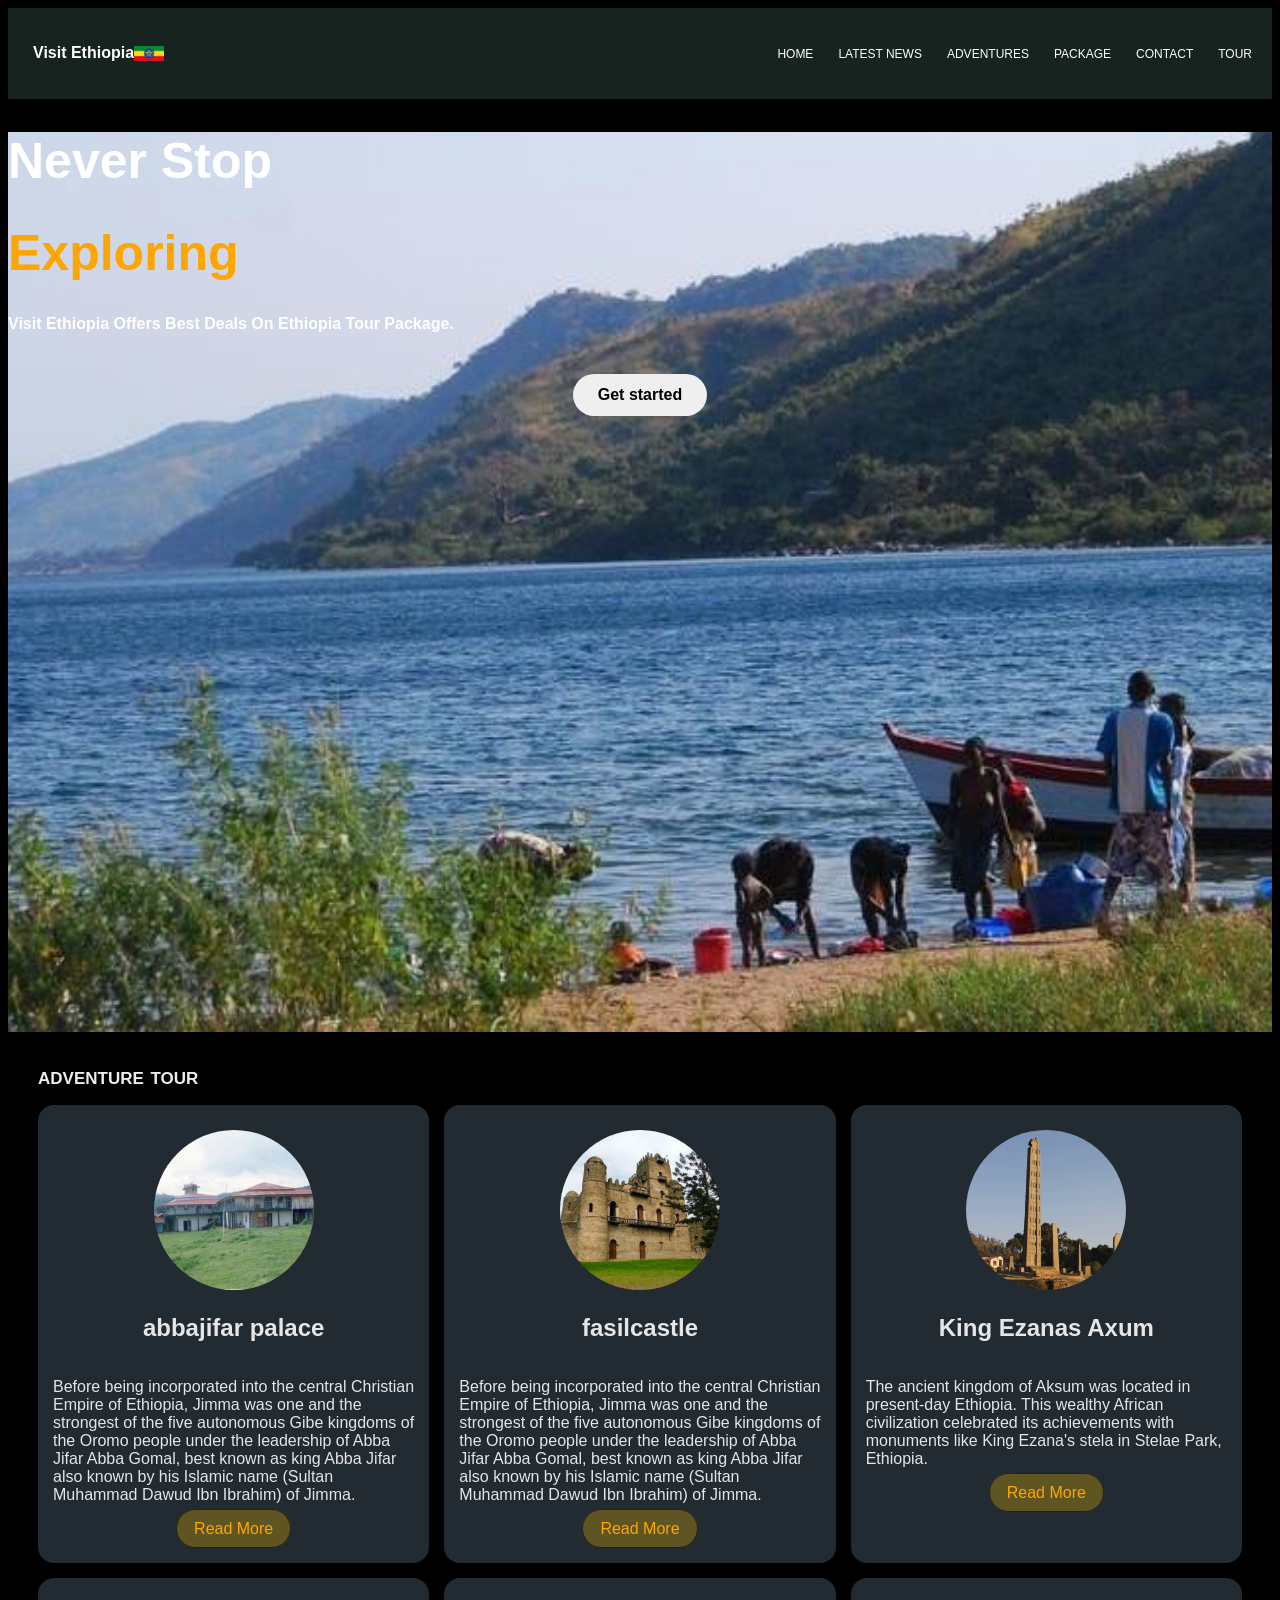
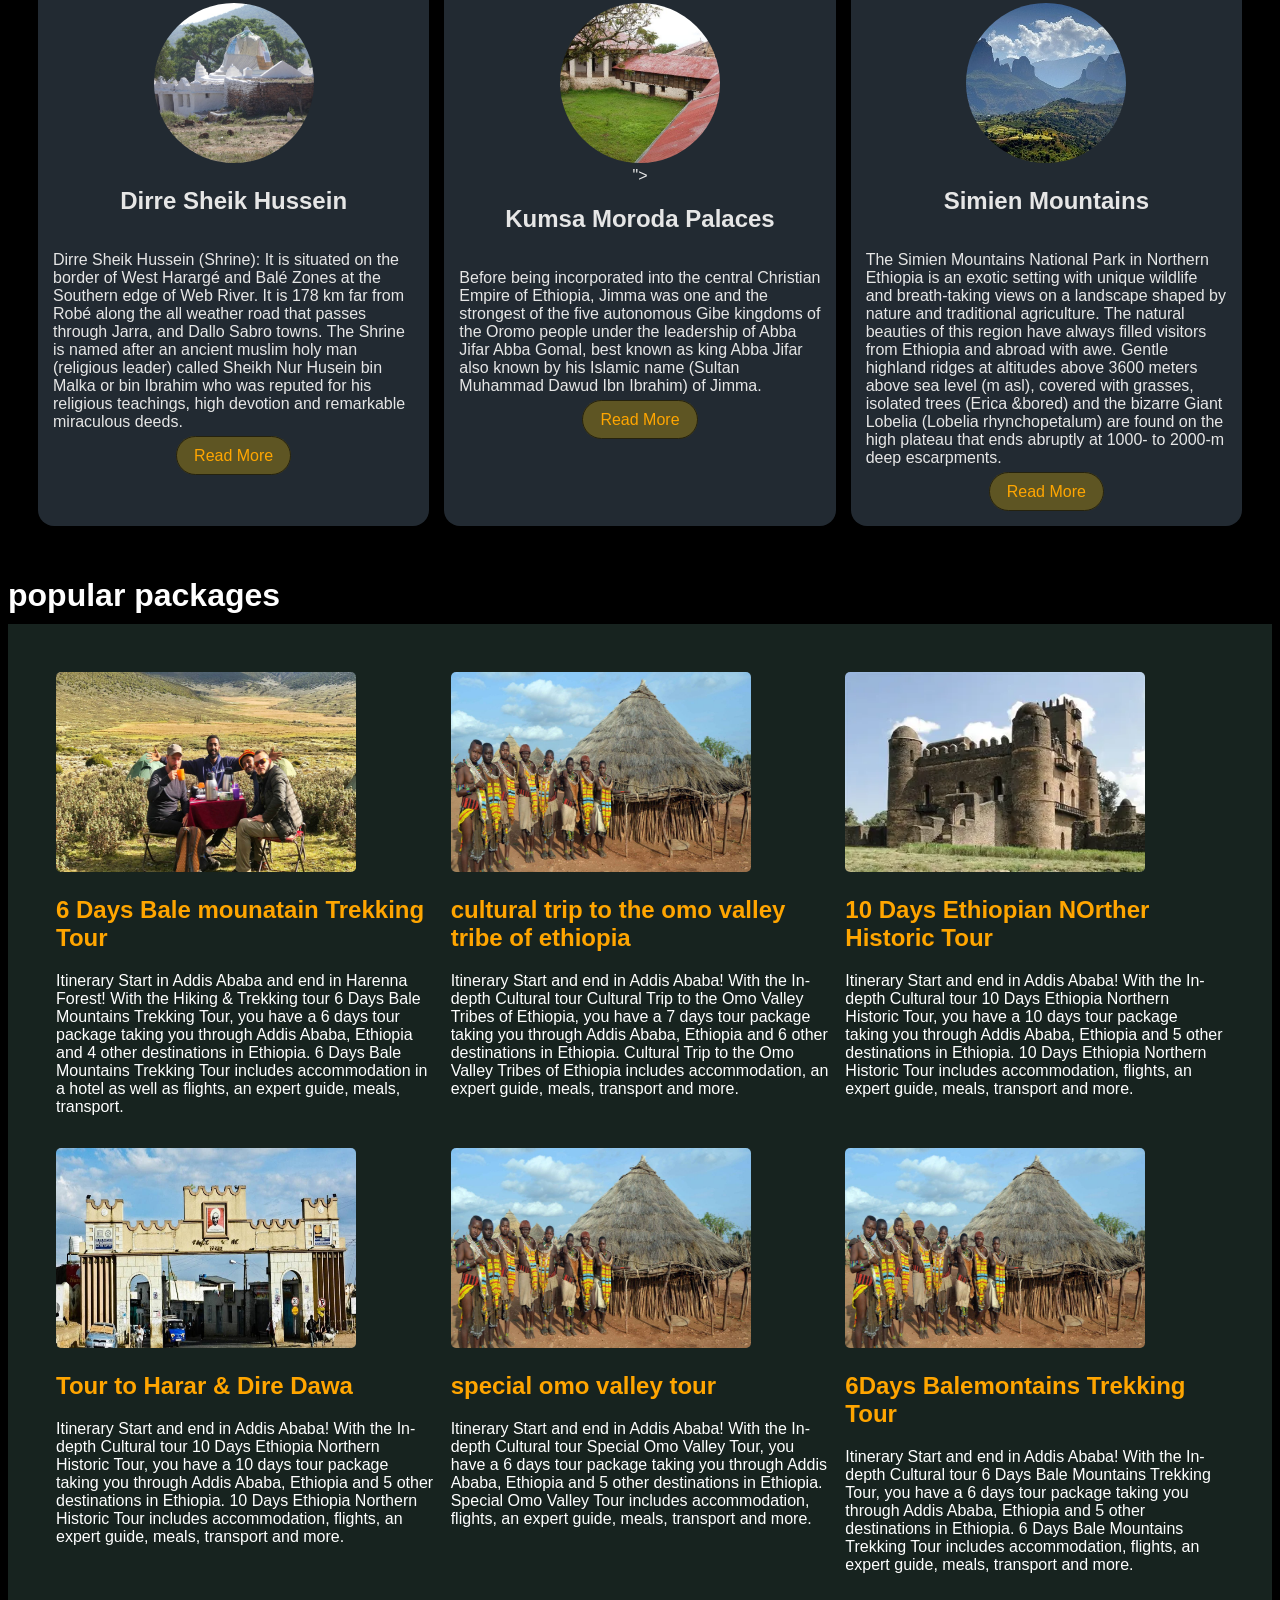
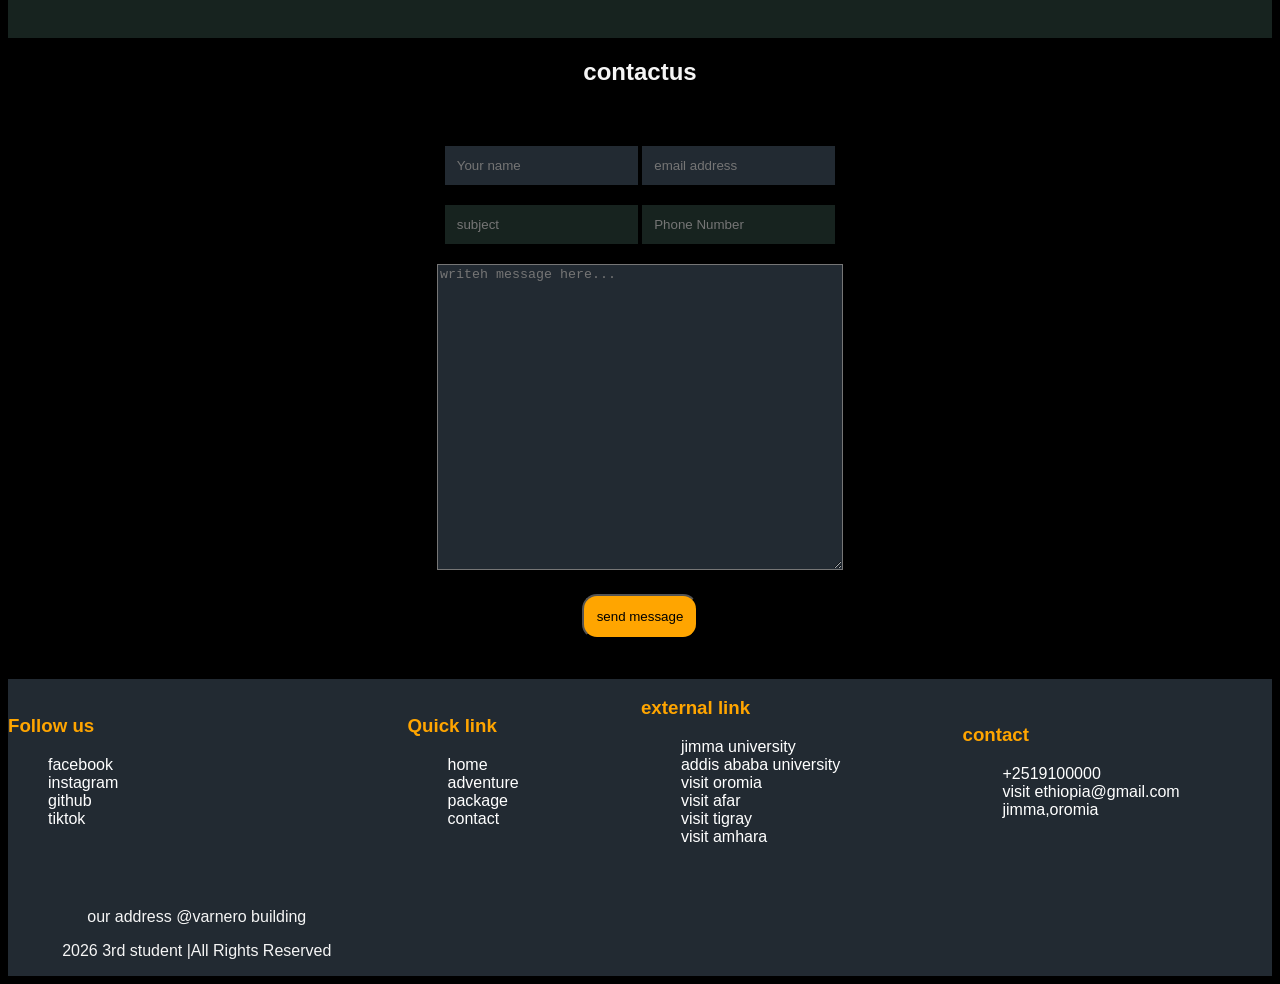
<file: asset/HTML/index.html>
<!DOCTYPE html>
<html lang="en">

<head>
    <meta charset="UTF-8">
    <meta name="viewport" content="width=device-width, initial-scale=1.0">
    <title>visit ethiopia</title>
    <link rel="stylesheet" href="../CSS/style.css">
</head>

<body>

    <div class="headercontainer">
        <div class="logocontainer">
            <h4>Visit Ethiopia</h4>

            <img src="../imges/flag.png" alt="Ethiopian flag">


        </div>
        <div class="navbar">
            <div class="togglebutton">
                <span></span>
                <span></span>
                <span></span>
            </div>
            <div class="submenubar">
                <ul>
                    <li><a href="">HOME</a></li>
                    <li><a href="">LATEST NEWS</a></li>
                    <li><a href="">ADVENTURES</a></li>
                    <li><a href="">PACKAGE</a></li>
                    <li><a href="">CONTACT</a></li>
                    <li><a href="">TOUR</a></li>
                </ul>
            </div>
        </div>
    </div>
    </div>
    <div class="firstpage">

        <div class="textcontainer">
            <h1> Never Stop</h1>
            <h1 class="exploring">Exploring</h1>
            <h4>Visit Ethiopia Offers Best Deals On Ethiopia Tour Package.</h4>
            <div class="buttoncontainer">
                <button type="button">Get started</button>
            </div>
        </div>
    </div>
    <div class="secondpage">
        <section class="adventurecontainer">

            <div class="aventuretourcontainer">
                <a href="">adventure tour</a>
            </div>
            <div class="adventureboxcontainer">
                <div class="adventureimagecontainer">
                    <img src="../imges/jimma abajifar new.jpg" alt="jimmaabajifar">

                </div>
                <div class="adventuretitlecontainer">
                    <h1>abbajifar palace</h1>
                </div>
                <div class="adventureparagraphcontainer">
                    <p>Before being incorporated into the central Christian Empire of Ethiopia, Jimma was one and the
                        strongest of the five autonomous Gibe kingdoms of the Oromo people under the leadership of Abba
                        Jifar Abba Gomal, best known as king Abba Jifar also known by his Islamic name (Sultan Muhammad
                        Dawud Ibn Ibrahim) of Jimma.

                    </p>

                </div>
                <div class="adventurereadmorecontainer">
                    <a href="">read more</a>
                </div>

            </div>
            <div class="adventureboxcontainer">
                <div class="adventureimagecontainer">
                    <img src="../imges/fasil castle.png" alt="fasilcastle">

                </div>
                <div class="adventuretitlecontainer">
                    <h1>fasilcastle</h1>
                </div>
                <div class="adventureparagraphcontainer">
                    <p>Before being incorporated into the central Christian Empire of Ethiopia, Jimma was one and the
                        strongest of the five autonomous Gibe kingdoms of the Oromo people under the leadership of Abba
                        Jifar Abba Gomal, best known as king Abba Jifar also known by his Islamic name (Sultan Muhammad
                        Dawud Ibn Ibrahim) of Jimma.

                    </p>

                </div>
                <div class="adventurereadmorecontainer">
                    <a href="">read more</a>
                </div>

            </div>
            <div class="adventureboxcontainer">
                <div class="adventureimagecontainer">
                    <img src="../imges/axum.png" alt="King Ezanas Axum
">

                </div>
                <div class="adventuretitlecontainer">
                    <h1>King Ezanas Axum
                    </h1>
                </div>
                <div class="adventureparagraphcontainer">
                    <p>The ancient kingdom of Aksum was located in present-day Ethiopia. This wealthy African
                        civilization
                        celebrated its achievements with monuments like King Ezana's stela in Stelae Park, Ethiopia.

                    </p>




                </div>
                <div class="adventurereadmorecontainer">
                    <a href="">read more</a>
                </div>


            </div>


            <div class="adventureboxcontainer">
                <div class="adventureimagecontainer">
                    <img src="../imges/Dirre sheik husen.png" alt="Dirre Sheik Hussein
">
                </div>


                <div class="adventuretitlecontainer">
                    <h1>Dirre Sheik Hussein
                    </h1>
                </div>
                <div class="adventureparagraphcontainer">
                    <p>Dirre Sheik Hussein (Shrine): It is situated on the border of West Harargé and Balé Zones at the
                        Southern edge of Web River. It is 178 km far from Robé along the all weather road that passes
                        through Jarra, and Dallo Sabro towns. The Shrine is named after an ancient muslim holy man
                        (religious leader) called Sheikh Nur Husein bin Malka or bin Ibrahim who was reputed for his
                        religious teachings, high devotion and remarkable miraculous deeds.



                    </p>

                </div>
                <div class="adventurereadmorecontainer">
                    <a href="">read more</a>
                </div>
            </div>

            <div class="adventureboxcontainer">
                <div class="adventureimagecontainer">
                    <img src="../imges/kumsa moroda image.jpg" alt="Kumsa Moroda Palaces">
                </div>


                ">


                <div class="adventuretitlecontainer">
                    <h1>Kumsa Moroda Palaces
                    </h1>
                </div>
                <div class="adventureparagraphcontainer">
                    <p>Before being incorporated into the central Christian Empire of Ethiopia, Jimma was one and the
                        strongest of the five autonomous Gibe kingdoms of the Oromo people under the leadership of Abba
                        Jifar Abba Gomal, best known as king Abba Jifar also known by his Islamic name (Sultan Muhammad
                        Dawud Ibn Ibrahim) of Jimma.

                    </p>

                </div>
                <div class="adventurereadmorecontainer">
                    <a href="">read more</a>
                </div>
            </div>
            <div class="adventureboxcontainer">
                <div class="adventureimagecontainer">
                    <img src="../imges/simenlandscape.png" alt="Simien Mountains">
                </div>
                <div class="adventuretitlecontainer">
                    <h1>Simien Mountains</h1>
                </div>
                <div class="adventureparagraphcontainer">
                    <p>
                        The Simien Mountains National Park in Northern Ethiopia is an exotic setting with unique
                        wildlife
                        and breath-taking views on a landscape shaped by nature and traditional agriculture. The natural
                        beauties of this region have always filled visitors from Ethiopia and abroad with awe. Gentle
                        highland ridges at altitudes above 3600 meters above sea level (m asl), covered with grasses,
                        isolated trees (Erica &bored) and the bizarre Giant Lobelia (Lobelia rhynchopetalum) are found
                        on
                        the high plateau that ends abruptly at 1000- to 2000-m deep escarpments.


                    </p>

                </div>
                <div class="adventurereadmorecontainer">
                    <a href="">read more</a>
                </div>
            </div>
    </div>
    </section>
    <div class="popularpackage">
        <div class="titlecontainer">
            <h1>popular packages</h1>
        </div>



        <div class="popularpackegecontainer">


            <div class="balemountaintourbox">
                <img src="../imges/baletour.png" alt="Balemontain tour">
                <h2>6 Days Bale mounatain Trekking Tour</h2>
                <p>Itinerary Start in Addis Ababa and end in Harenna Forest! With the Hiking & Trekking tour 6 Days Bale
                    Mountains Trekking Tour, you have a 6 days tour package taking you through Addis Ababa, Ethiopia and
                    4
                    other destinations in Ethiopia. 6 Days Bale Mountains Trekking Tour includes accommodation in a
                    hotel as
                    well as flights, an expert guide, meals, transport.

                </p>
            </div>

            <div class="omotribtourbox">
                <img src="../imges/omo valley.png" alt="omotribetour">
                <h2>cultural trip to the omo valley tribe of ethiopia</h2>
                <p>Itinerary Start and end in Addis Ababa! With the In-depth Cultural tour Cultural Trip to the Omo
                    Valley
                    Tribes of Ethiopia, you have a 7 days tour package taking you through Addis Ababa, Ethiopia and 6
                    other
                    destinations in Ethiopia. Cultural Trip to the Omo Valley Tribes of Ethiopia includes accommodation,
                    an
                    expert guide, meals, transport and more.

                </p>
            </div>

            <div class="gondertourbox">
                <img src="../imges/gonder.png" alt="Gonderfasil castle">
                <h2>10 Days Ethiopian NOrther Historic Tour</h2>
                <p>Itinerary Start and end in Addis Ababa! With the In-depth Cultural tour 10 Days Ethiopia Northern
                    Historic Tour, you have a 10 days tour package taking you through Addis Ababa, Ethiopia and 5 other
                    destinations in Ethiopia. 10 Days Ethiopia Northern Historic Tour includes accommodation, flights,
                    an
                    expert guide, meals, transport and more.

                </p>


            </div>

            <div class="Harartourbox">
                <img src="../imges/hararjegol.jpg" alt="Hararjegolbuilding">
                <h2>Tour to Harar & Dire Dawa
                </h2>
                <p>Itinerary Start and end in Addis Ababa! With the In-depth Cultural tour 10 Days Ethiopia Northern
                    Historic Tour, you have a 10 days tour package taking you through Addis Ababa, Ethiopia and 5 other
                    destinations in Ethiopia. 10 Days Ethiopia Northern Historic Tour includes accommodation, flights,
                    an
                    expert guide, meals, transport and more.



                </p>
            </div>

            <div class="specialomotourbox">
                <img src="../imges/omo valley.png" alt="special omo valley tour">
                <h2>special omo valley tour</h2>
                <p>Itinerary Start and end in Addis Ababa! With the In-depth Cultural tour Special Omo Valley Tour, you
                    have
                    a 6 days tour package taking you through Addis Ababa, Ethiopia and 5 other destinations in Ethiopia.
                    Special Omo Valley Tour includes accommodation, flights, an expert guide, meals, transport and more.

                </p>

            </div>

            <div class="baletrekingtour">
                <img src="../imges/omo valley.png" alt="baletrekkingtour">
                <h2>6Days Balemontains Trekking Tour</h2>
                <p>Itinerary Start and end in Addis Ababa! With the In-depth Cultural tour 6 Days Bale Mountains
                    Trekking
                    Tour, you have a 6 days tour package taking you through Addis Ababa, Ethiopia and 5 other
                    destinations
                    in Ethiopia. 6 Days Bale Mountains Trekking Tour includes accommodation, flights, an expert guide,
                    meals, transport and more.



                </p>

            </div>
        </div>


    </div>
    <section class="contact us">
        <div class="heading">
            <h1>contactus</h1>
        </div>


        <form class="contact form">

            <div class="contactuscontainer1">
                <input type="text" placeholder="Your name">
                <input type="email" name="email" id="email" placeholder="email address">

            </div>
            <div class="contactuscontainer2">
                <input type="text" name="subject" id="subject" placeholder="subject">
                <input type="tel" name="phonenumber" id="phonenumber" placeholder="Phone Number">
            </div>
            <div class="writemessagecontainer">
                <textarea name="writemessage" id="writemessage here.. " row="10 cols=25"
                    placeholder="writeh message here..." class="textrarea"></textarea>
            </div>
            <div class="sendmessage">
                <input type="button" value="send message" class="button">
            </div>




        </form>
    </section>
    <footer>

        <div class="footer">
            <div class="footerbox">
                <div class="titlecontainer">
                    <h3>Follow us</h3>
                </div>
                <div class="lists">
                    <ul>
                        <li><a href="facebook">facebook</a></li>
                        <li><a href="instagram">instagram</a></li>
                        <li><a href="github">github</a></li>
                        <li><a href="Tiktok">tiktok</a></li>
                    </ul>
                </div>
            </div>
            <div class="footerbox">
                <div class="titlecontainer">
                    <h3>Quick link</h3>
                </div>
                <div class="lists">

                    <ul>
                        <li><a href="#home">home</a></li>
                        <li><a href="#adventure">adventure</a></li>
                        <li><a href="#package">package</a></li>
                        <li><a href="#contact">contact</a></li>
                    </ul>
                </div>
            </div>
            <div class="footerbox">
                <div class="titlecontainer">
                    <h3>external link</h3>
                </div>
                <div class="lists">
                    <ul>
                        <li><a href="#jimma university">jimma university</a></li>
                        <li><a href="#addis ababa university">addis ababa university</a>
                        <li><a href="#visit oromia">visit oromia</a></li>
                        <li><a href="#visit afar">visit afar</a></li>
                        <li><a href="#vivit tigray">visit tigray</a></li>
                        <li><a href="#vivit amhara">visit amhara</a></li>
                    </ul>
                </div>
            </div>
            <div class="footerbox">
                <div class="titlecontainer">
                    <h3>contact</h3>
                </div>
                <div class="lists">
                    <ul>
                        <li><a href="#phone">+2519100000</a></li>
                        <li><a href="#visit email">visit ethiopia@gmail.com</a></li>
                        <li><a href="#jimma oromia">jimma,oromia</a></li>
                    </ul>
                </div>
            </div>
            <div class="footertext">
                <p>our address @varnero building</p>
                <p>2026 3rd student |All Rights Reserved</p>
            </div>

        </div>
    </footer>
    </div>


</body>

</html>
</file>
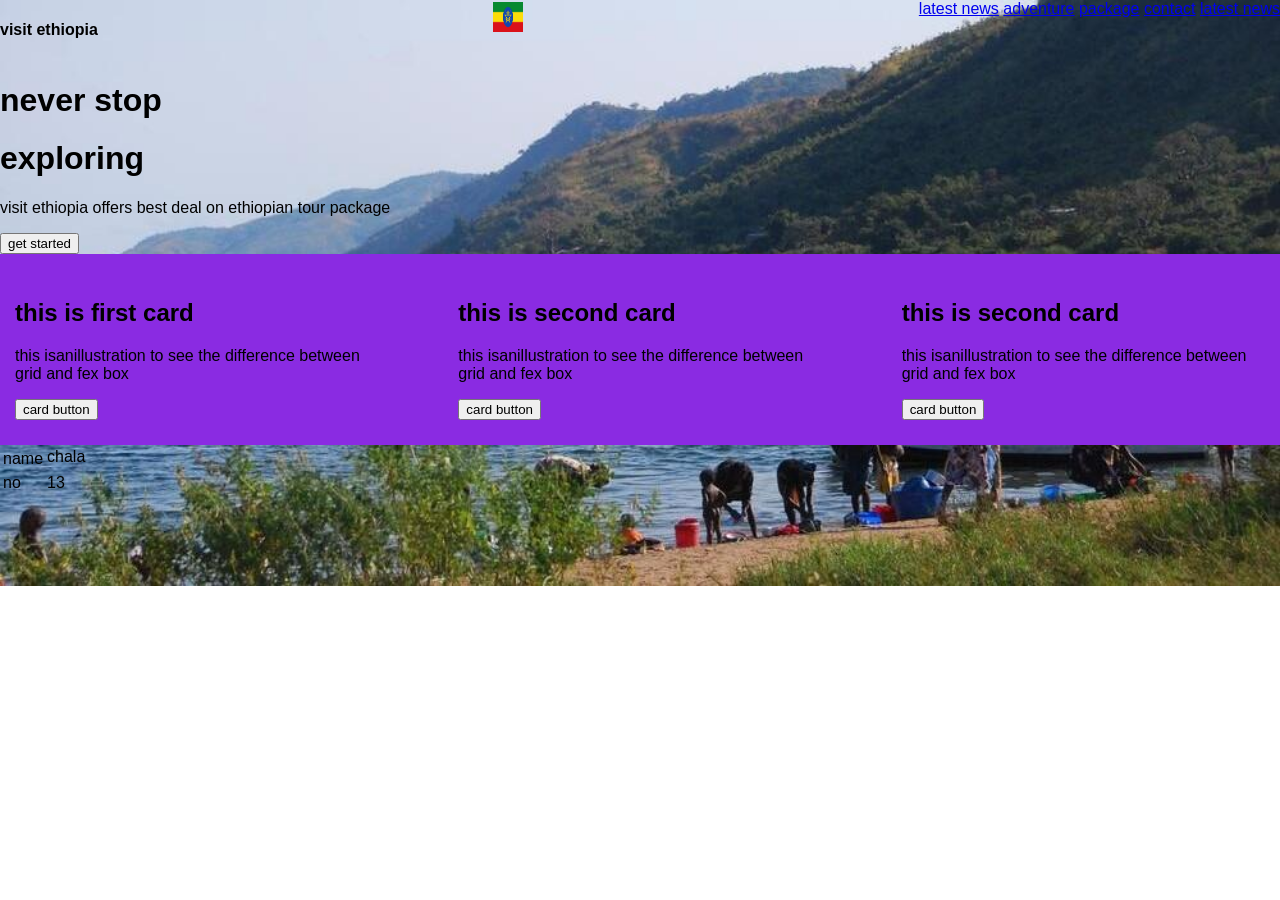
<file: asset/HTML/practice.html>
<!DOCTYPE html>
<html lang="en">
<head>
    <meta charset="UTF-8">
    <meta name="viewport" content="width=device-width, initial-scale=1.0">
    <title>visitt ethiopia practice</title>
    <link rel="stylesheet" href="./practice.css">
</head>
<body>
    <div class="logocontainer">
        <h4>visit ethiopia</h4>
        <img src="../imges/flag.png" alt="ethiopian flag">
        <header>
        <div class="navcontainer">
            <a href="#home">latest news</a>
            <a href="#adventures">adventure</a>
            <a href="#package">package</a>
            <a href="contact">contact</a>
            <a href="#latest news">latest news</a>

        </div>

    </div>
    </header>
    <main>
        <div class="text">
            <h1>never stop</h1>
            <div class="exploring">
                <h1>exploring</h1>
            </div>
            <p>visit ethiopia offers best deal on ethiopian tour package</p>
        </div>
        <div class="buttoncontainer">
            
                <button type="button">get started</button>
            
        </div>
        <div class="boxes">
            <div class="box1">
                <h2>this is first card</h2>
                <p>this isanillustration to see the difference between grid and fex box
                    
                </p>
                <div class="button">
                        <button>card button</button>
                    </div>
                
            </div>
            <div class="box2">
                <h2>this is second card</h2>
                
                <p>this isanillustration to see the difference between grid and fex box
                    
                </p>
                <div class="button2">
                        <button>card button</button>
                    </div>
            </div>
            
            <div class="box3">
                <h2>this is second card</h2>
                
                <p>this isanillustration to see the difference between grid and fex box
                    
                </p>
                <div class="button3">
                        <button>card button</button>
                    </div>
            </div>
        </div>
    </main>
    
    <table>
        <tr>
            <td rowspan="2">name</td>
            <td>chala</td>
        </tr>
        <tr>
            <td></td>
        </tr>
        <tr>
            <td>no</td>
            <td>13</td>
        </tr>
    </table>
    
</body>
</html>
</file>
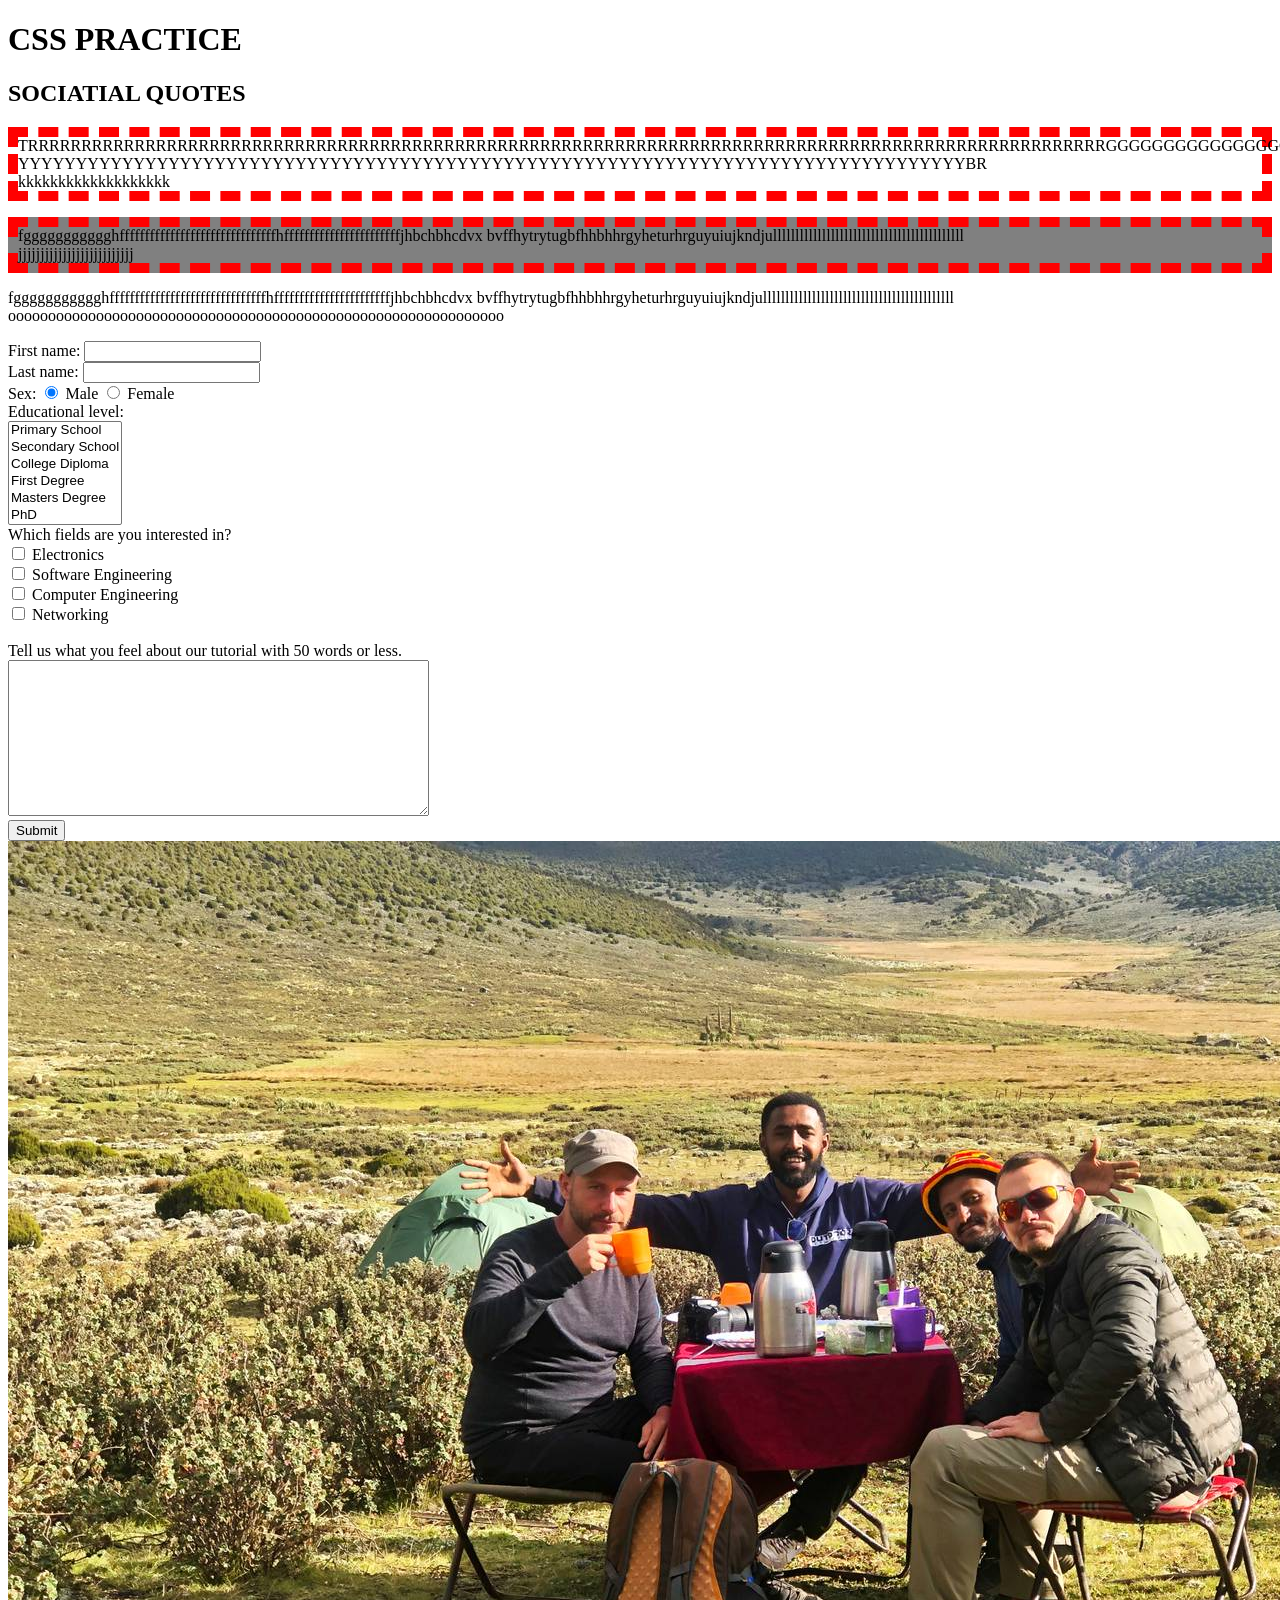
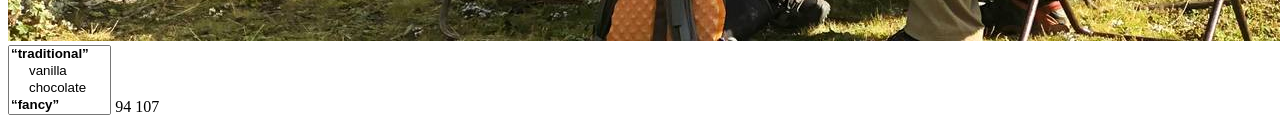
<file: asset/HTML/table.html>
<!DOCTYPE html>
<html lang="en">
<head>
    <meta charset="UTF-8">
    <meta name="viewport" content="width=device-width, initial-scale=1.0">
    <title>Document</title>
    <link rel="stylesheet" href="./table.css">
</head>

<body><div class="divall"></div>
    <div class="heading">
        <h1>CSS PRACTICE</h1>
    <h2>SOCIATIAL QUOTES</div>
    <div class="paragraph"> <P>TRRRRRRRRRRRRRRRRRRRRRRRRRRRRRRRRRRRRRRRRRRRRRRRRRRRRRRRRRRRRRRRRRRRRRRRRRRRRRRRRRRRRRRRRRRRRRRRRRRRRRGGGGGGGGGGGGGGGGGGGGGGGGGGGGGGGGGGGGGGGGGGGGGGGGGGGGGGGGGGGGGGGGGGGGGGGGGGGGGGGG
        YYYYYYYYYYYYYYYYYYYYYYYYYYYYYYYYYYYYYYYYYYYYYYYYYYYYYYYYYYYYYYYYYYYYYYYYYYYYYYYYYYBR
    <br>
    kkkkkkkkkkkkkkkkkkk
   </div>
   <div class="paragraph2">
    <p>fggggggggggghfffffffffffffffffffffffffffffffhfffffffffffffffffffffffjhbchbhcdvx
        bvffhytrytugbfhhbhhrgyheturhrguyuiujkndjulllllllllllllllllllllllllllllllllllllllllll
        <br>
        jjjjjjjjjjjjjjjjjjjjjjjjjj
    </p>
   </div>
   
   <div class="pharagraph3">
    <p>fggggggggggghfffffffffffffffffffffffffffffffhfffffffffffffffffffffffjhbchbhcdvx
        bvffhytrytugbfhhbhhrgyheturhrguyuiujkndjulllllllllllllllllllllllllllllllllllllllllll
        <br>
        oooooooooooooooooooooooooooooooooooooooooooooooooooooooooooooo
    </p>
   </div>
</div>

<form name="test" method="post">
First name: <input type="text" name="fname"> <br>
Last name: <input type="text" name="lname"> <br>
Sex: <input type="radio" name="sex" value="male" checked> Male
<input type="radio" name="sex" value="female"> Female
<br>
Educational level: <br>
<select name="education" size="6">
<option>Primary School</option> <option>Secondary School</option>
<option>College Diploma</option> <option>First Degree</option>
<option>Masters Degree</option> <option>PhD</option>
</select> <br>
Which fields are you interested in? <br>
<input type="checkbox" name=“choice1" value="Electronics"> Electronics <br>
<input type="checkbox" name=“choice2" value="Software Engineering"> Software Engineering <br>
<input type="checkbox" name=“choice3" value="Computer Engineering"> Computer Engineering <br>
<input type="checkbox" name=“choice4" value="Networking"> Networking
<br> <br>
Tell us what you feel about our tutorial with 50 words or less. <br>
<textarea name="comment" rows="10" cols="50"> </textarea> <br>
<input type="submit" name="submit">
<input type="image" src="../imges/baletour.png" alt="bale tour image of visit ethiopia website">
</form>
<select name=“icecream” multiple=“multiple”>
<optgroup label=“traditional”>
<option>vanilla</option>
<option>chocolate</option>
</optgroup>
<optgroup label=“fancy”>
<option>Super praline</option>
<option>Nut surprise</option>
<option>Candy corn</option>
</optgroup>
</select>
94
</body>
</html>
107
    
</body>
</html>
</file>
<file: asset/CSS/style.css>
body{

    font-family: Arial, Helvetica, sans-serif;
    background-color: black;

   }
   .firstpage{
    background-image: url(../imges/backgroundimage.png);
    
    background-repeat:no-repeat;
    background-size: cover;
    background-position: center;
    min-height: 100vh;
   }
   .secondpage{
    background-color:black;
    
   }

.headercontainer{
    display: flex;
    justify-content: space-between;
    align-items: center;
    background-color: #17231f;
    box-sizing: border-box;
     
}
.logocontainer h4{
    color: white;
}
.logocontainer img{
    width: 30px;
    height: 30px;
    object-fit: contain;


}
.logocontainer{
    display: flex;
    align-items: center;
    justify-content: flex-start;
    gap: 0px;
    padding: 15px 25px;
}
.navbar ul{
    color: white;
    display: flex;
    align-items: center;
    gap: 25px;
    list-style: none;
    margin: 0px;
    padding: 0;
    
    
}
.textcontainer h4{
    color: white;
}
.navbar ul a{
    color: white;
    font-size: 12px;
    text-decoration: none;
}
.navbar{
    margin-right: 20px;
}
.navbar .togglebutton span{
    width: 2rem;
    border: 1px solid grey;
    margin: 0.3rem;
    display: block;

}
.textcontainer h1{
    color: white;
    font-weight: bold;
    font-size:50px;
    
    
}
.textcontainer .exploring{
    margin-top: 0;

    color:orange
}
.buttoncontainer button{
    color: black;
    border-radius: 30px;
    border: none;
    font-size: 16px;
    margin-top: 20px;
    cursor: pointer;
    padding: 12px 25px;
    font-weight: bold;
}
.buttoncontainer button:hover{
    background-color: #e6b800;
}
.buttoncontainer{
    text-align: center;
    margin-top: 20px;
}
.navbar a:hover{
    color: orange}
    
/* Parent: arranges all three destination cards */
.adventurecontainer {

    display: grid;
    grid-template-columns: repeat(3, minmax(0, 1fr));
    gap: 15px;
    padding: 30px;
    box-sizing: border-box;
}

/* Adventure Tour heading spans the entire row */
.aventuretourcontainer {
    grid-column: 1 / -1;
    }

/* Each individual destination card */
.adventurecontainer .adventureboxcontainer {
    background-color: #222a32;
    color: hsl(0, 0%, 90%);
    border-radius: 1rem;
    overflow: hidden;
    display: flex;
    flex-direction: column;
    align-items: center;
    padding: 25px 15px;
    min-width: 0;
    box-sizing: border-box;
}
    
    
    
    
.aventuretourcontainer a{
    font-size: 1.5rem;
    color: hsl(0, 0%, 93%);
    text-decoration: none;
    font-variant: small-caps;
    font-weight: 700;
}   
    


.adventurecontainer .adventureboxcontainer .adventureimagecontainer img{

    width: 10rem;
    height: 10rem;
    border-radius: 50%;
    object-fit: cover;
    align-items: center;
}
.adventurereadmorecontainer a{
    font-size: 1rem;
    border: 1px solid hsla(0, 0%, 0%, 0.6);

    text-decoration: none;
    text-transform: capitalize;
    width: fit-content;
    background-color: hsla(48, 100%, 45%, 0.3);
    color: hsl(39, 100%, 50%);
    padding: 10px 17px;
    border-radius: 22px;
    align-items: center;


}


.popularpackegecontainer{
    background-color:  #17231f;;
    margin: 0;
    box-sizing: border-box;
    
    display: grid;
    grid-template-columns: auto auto auto ;
    gap: 1rem;
    padding: 3rem;
    width: 100%;
    border-spacing: 2px;



}
.popularpackegecontainer h2{
    color: orange;


}
 .form. heading .writemessagecontaine{
    width: 600px;
    height: 300px;
    border-radius: 1px solid #444;
    resize: vertical;
 }



    
.popularpackage h1{
    color: white;
    font-weight: 700;
    margin-bottom: 10px;
    
}
.balemountaintourbox img{

    width: 300px;
    height: 200px;
    border-radius: 5px;
}
.omotribtourbox img{
    
    width: 300px;
    height: 200px;
    border-radius: 5px;

}
.Harartourbox img{
    
    width: 300px;
    height: 200px;
    border-radius: 5px;

}
.specialomotourbox img{
    
    width: 300px;
    height: 200px;
    border-radius: 5px;

}
.baletrekingtour img{
    
    width: 300px;
    height: 200px;
    border-radius: 5px;

}
.gondertourbox img{
    border-radius: 5px;
    
    width: 300px;
    height: 200px;
    border-radius: 5px;


}

.popularpackegecontainer p{
color: white;
}
.form{
    background-color: 
    width: 100%;
    display: flex;
    flex-direction: column;
    align-items: center;
    padding: 40px 20px;
    gap: 20px;
    
}
.writemessagecontainer .textarea{
    padding:  100px;
    

    
    
    
}
.form .sendmessage .button{
    border-radius: 15px;
    padding: 13px;
    background-color: orange;
    

}   .footer{
        background-color: #222a32;
        display: grid;
        grid-template-columns: auto auto auto auto;
        gap: 30px;
        align-items: center
        

    }
    .contact p{
        color:white;

    }
     .heading{
        color: whitesmoke;
        text-align: center;
     }
     .footertext p{
        color: whitesmoke;
        margin-left: 15px;
    }
    .footerbox .titlecontainer h3{
        align-items: baseline;
        color: orange;

    }
    .lists li {
        text-decoration: none;
        list-style-type: none;
        color: white;
    }
    .lists li a{
        text-decoration: none;
        color: white;
    }
    .gondertourbox h2{
        color: orange;
    }
    .contact us h1{
        color: white;
        text-align: center;
        font-size: 40;

    }
    .contactuscontainer1 input{
        padding: 12px;
        background-color:#222a32;
        border: none;

    }
.writemessagecontainer textarea{
    width: 400px;
    height: 300px;
   background-color : #222a32;
}
.contactuscontainer2 input{
    padding: 12px;
    background-color: #17231f;
    border: none;

}
.footertext p{
    text-align: center;
    margin-left: 8px;
}
.togglebutton{
    display: none; 

}

@media(max-width:630px){
    .togglebutton{
        display: block;

    }
    .navbar .submenubar{
        display: none;

    }
    .navbar:hover .submenubar{
        display: block;
        position: absolute;
        right: 0rem;


    }
    .navbar:hover ul li a{
        text-decoration: none;
        


        

    }
    .navbar:hover ul{
        display: flex;
        flex-direction: column;
        gap: 5px;
    }
    .adventurecontainer{
        display: flex;
        flex-direction: column;
    }
    .popularpackegecontainer{
        display: flex;
         flex-direction: column;
    }
    .footer{
        display: flex;
        flex-direction: column;
    }
    .contact form{
        display: flex;
        flex-direction: column;
    }

}
</file>
<file: asset/HTML/practice.css>
body{
    margin: 0;
    background-image: url(../imges/backgroundimage.png);
    font-family: Arial, Helvetica, sans-serif;
    background-repeat: no-repeat;
    background-size: cover;
}
.logocontainer{
    display: flex;
    justify-content: space-between;
    gap: 0px;
}
.logocontainer img{
    width: 30px;
    height: 30px;
    margin-top: 2px;
    flex: start;
    

}
.navcontainer{
    text-decoration: none;
    align-items: center;
    justify-content:space-between ;
    gap: 3px;
}
.buttoncontainer{
    align-items: center;
    border-radius: 25px;
    padding: ;
}
.boxes{
    display: grid;
    grid-template-columns: auto auto auto;
    background-color: blueviolet;
    padding: 25px 15px;
    border-left: 60px;
    gap: 5rem;
    justify-content: space-between;
    align-items:center ;
    justify-content: center;
}
</file>
<file: asset/HTML/table.css>
.divall p{
    font-family: 'Times New Roman', Times, serif;
    padding: 5px;
    margin-left: 50px;
    margin-right: 50px;
    text-indent: 10px;

}
.paragraph2 p{
    background-color: grey;
    border: 10px dashed red;;
}
.paragraph p{
    border: 10px dashed red;
}
</file>
